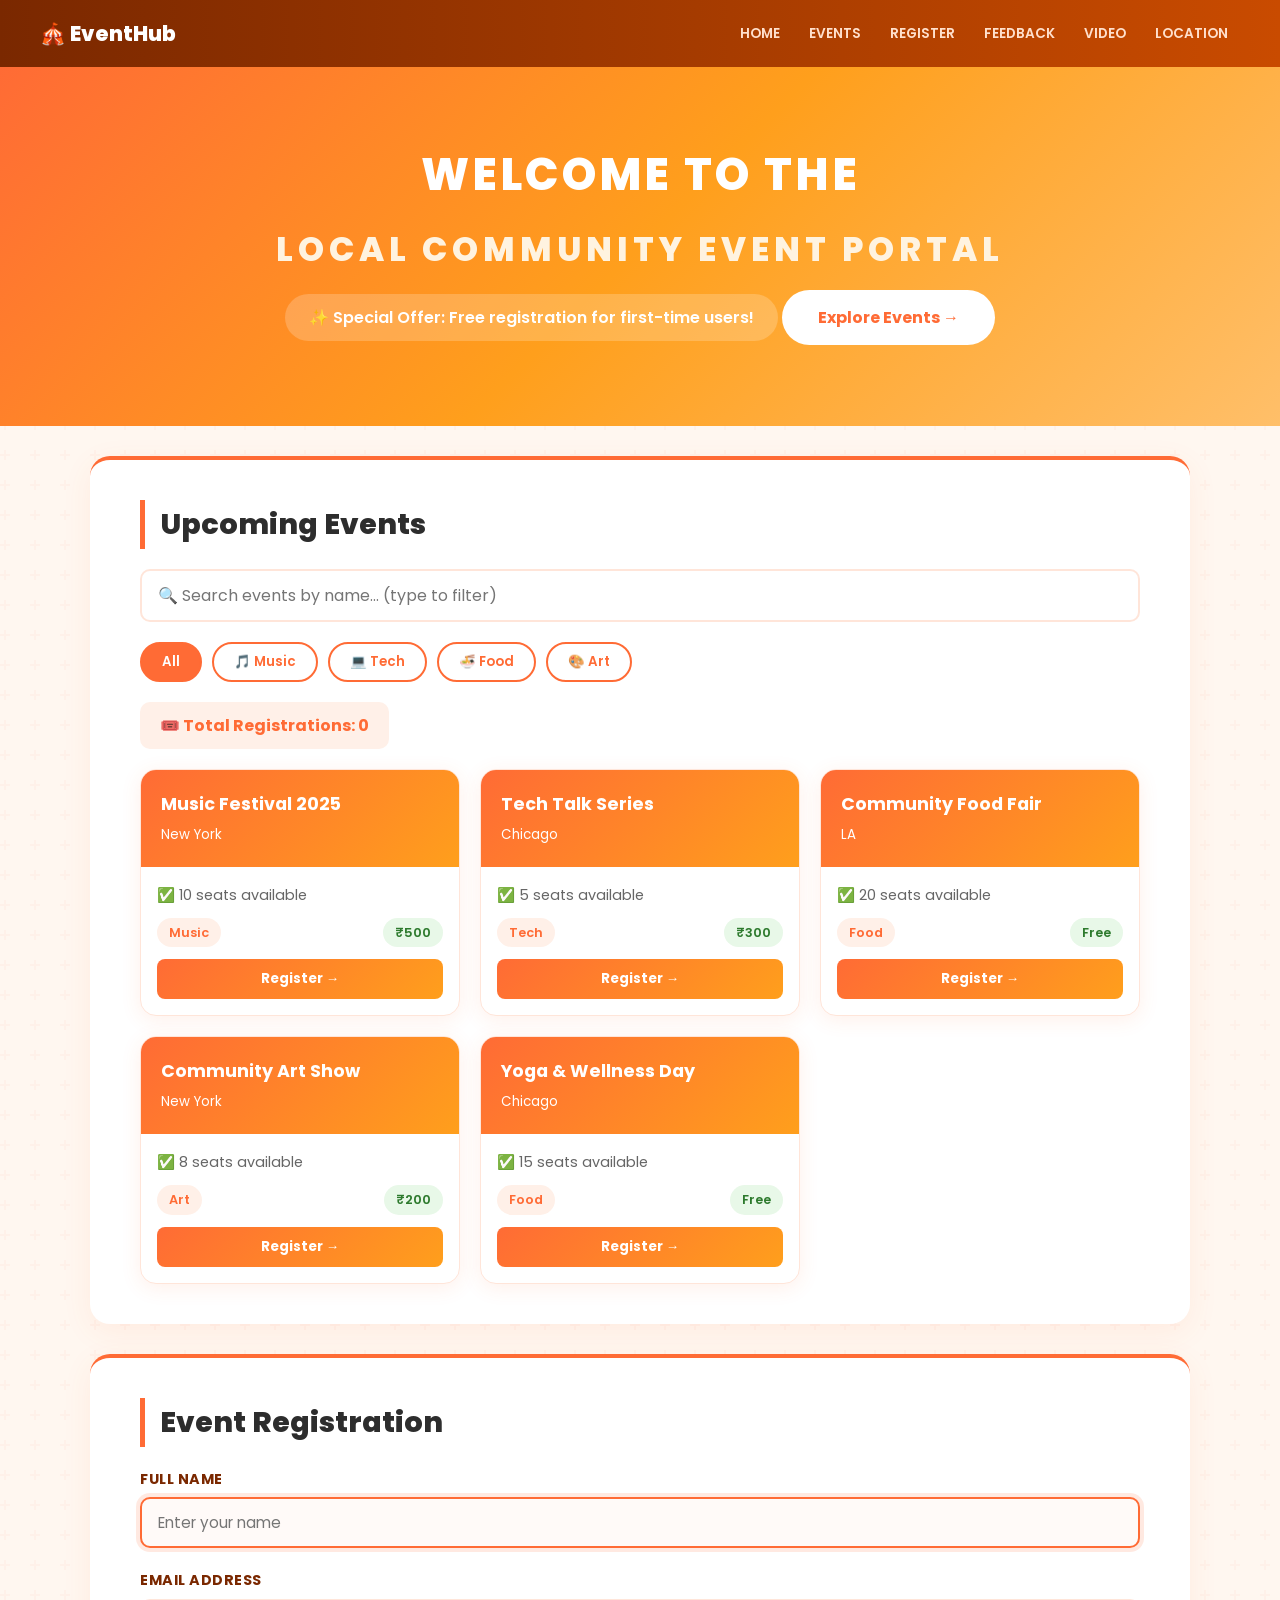
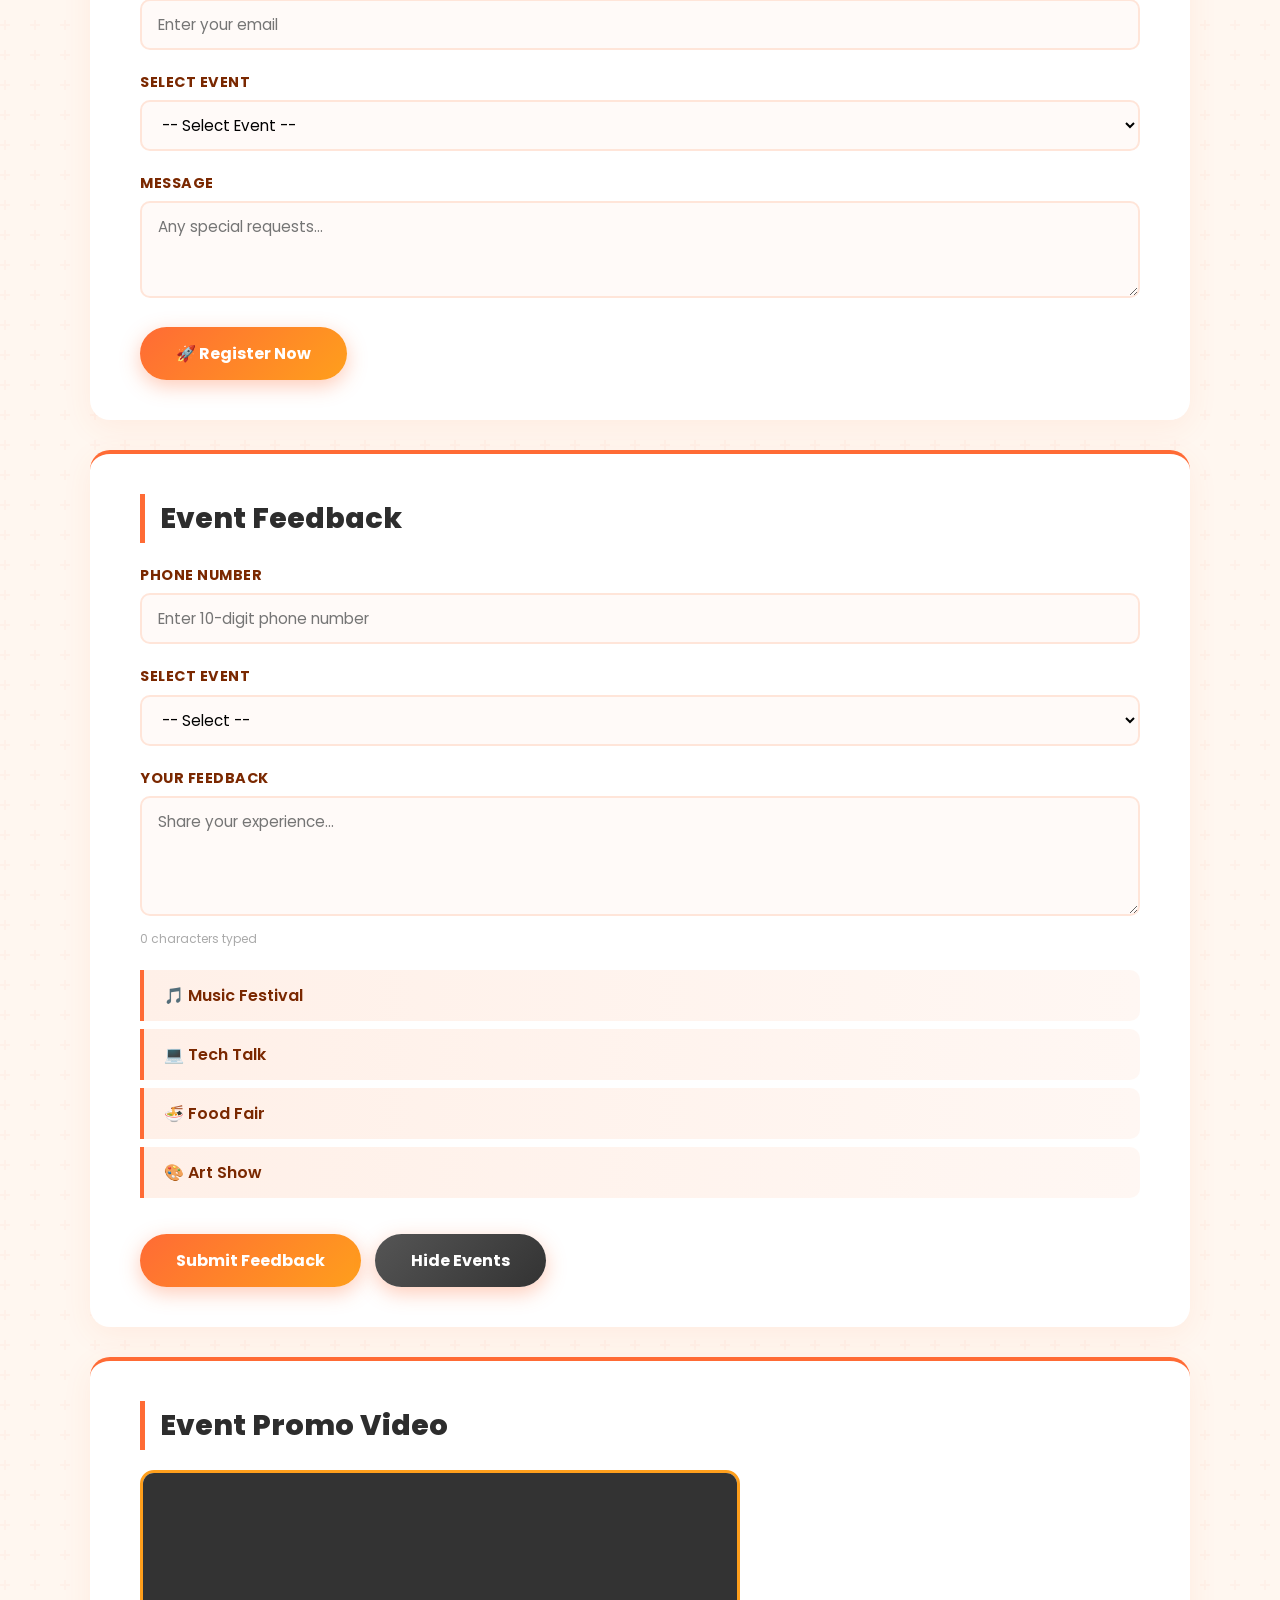
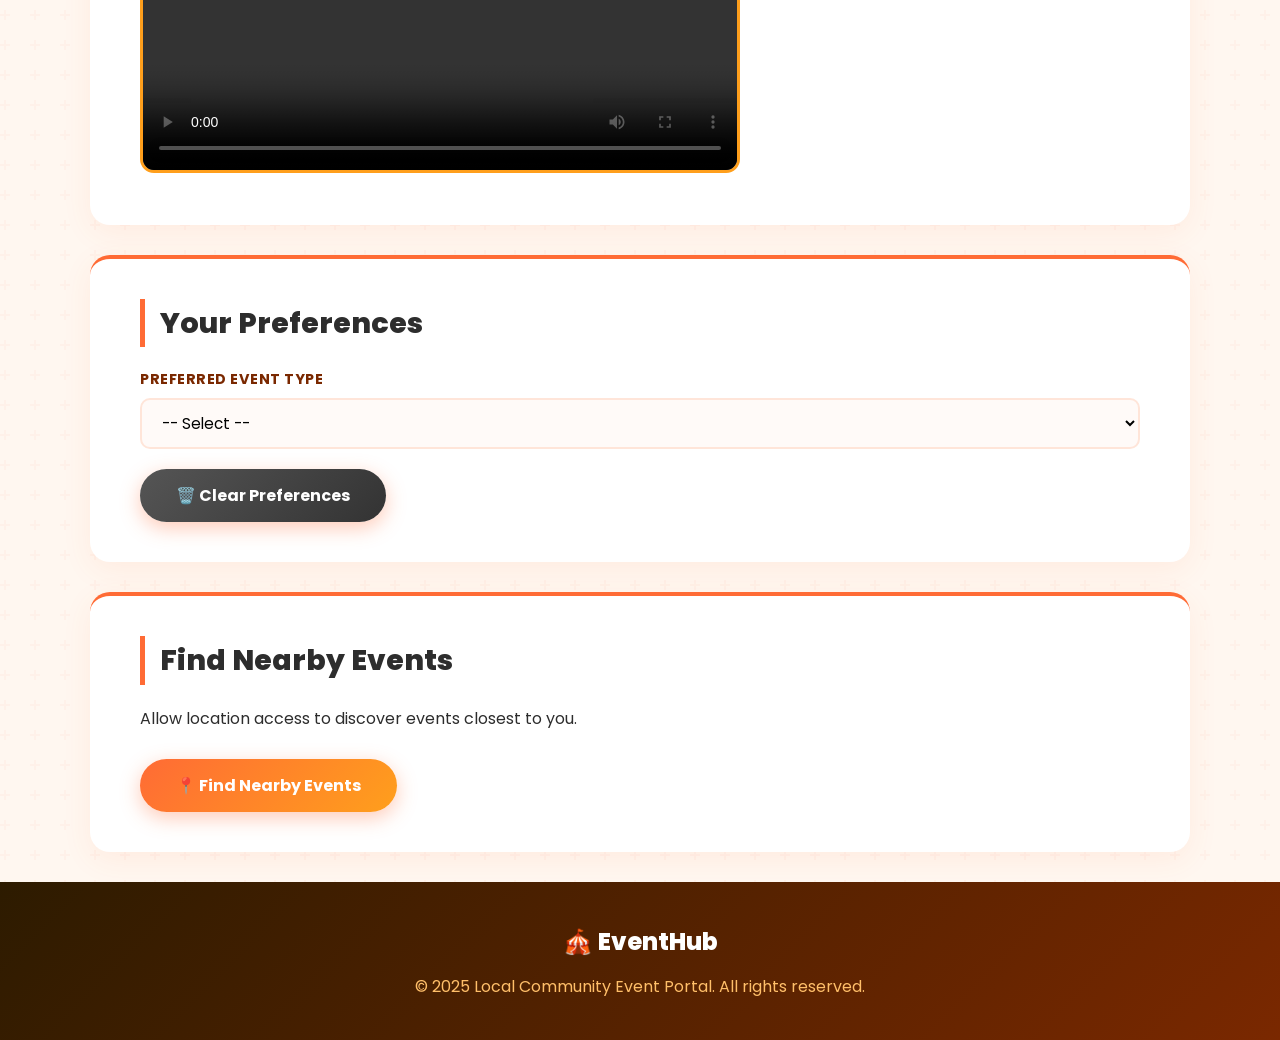
<file: Module 1-JavaScript/index.html>
<!DOCTYPE html>
<html lang="en">
<head>
  <meta charset="UTF-8" />
  <meta name="viewport" content="width=device-width, initial-scale=1.0" />
  <title>Local Community Event Portal</title>
  <link href="https://fonts.googleapis.com/css2?family=Poppins:wght@400;600;700;800&display=swap" rel="stylesheet">
  <!-- Exercise 14: jQuery -->
  <script src="https://code.jquery.com/jquery-3.7.1.min.js"></script>
  <style>
    * { margin: 0; padding: 0; box-sizing: border-box; }
    body { font-family: 'Poppins', sans-serif; background-color: #fff7f0; background-image: url("data:image/svg+xml,%3Csvg width='60' height='60' viewBox='0 0 60 60' xmlns='http://www.w3.org/2000/svg'%3E%3Cg fill='none' fill-rule='evenodd'%3E%3Cg fill='%23ff6b35' fill-opacity='0.04'%3E%3Cpath d='M36 34v-4h-2v4h-4v2h4v4h2v-4h4v-2h-4zm0-30V0h-2v4h-4v2h4v4h2V6h4V4h-4zM6 34v-4H4v4H0v2h4v4h2v-4h4v-2H6zM6 4V0H4v4H0v2h4v4h2V6h4V4H6z'/%3E%3C/g%3E%3C/g%3E%3C/svg%3E"); color: #2d2d2d; line-height: 1.7; }
    nav { background: linear-gradient(90deg, #7a2800, #c94b00, #7a2800); background-size: 200%; padding: 16px 40px; display: flex; justify-content: space-between; align-items: center; position: sticky; top: 0; z-index: 100; }
    .nav-brand { color: white; font-size: 1.3rem; font-weight: 800; }
    .nav-links { display: flex; gap: 5px; flex-wrap: wrap; }
    .nav-links a { color: #ffe0cc; text-decoration: none; padding: 6px 12px; border-radius: 6px; font-weight: 600; font-size: 0.85rem; text-transform: uppercase; transition: all 0.3s; }
    .nav-links a:hover { background: rgba(255,255,255,0.2); color: white; }
    #welcomeBanner { background: linear-gradient(135deg, #ff6b35 0%, #ff9f1c 50%, #ffbf69 100%); color: white; padding: 70px 40px; text-align: center; position: relative; overflow: hidden; }
    #welcomeBanner h1 { font-size: 2.8rem; font-weight: 800; text-transform: uppercase; letter-spacing: 3px; }
    .highlight { color: #fff3e0; display: block; font-size: 0.75em; letter-spacing: 5px; margin-top: 8px; }
    .special-offer { background: rgba(255,255,255,0.2); display: inline-block; padding: 10px 24px; border-radius: 30px; margin: 15px 0; font-weight: 600; }
    .hero-btn { display: inline-block; background: white; color: #ff6b35; padding: 14px 36px; border-radius: 50px; font-weight: 700; text-decoration: none; margin-top: 10px; transition: all 0.3s; }
    .hero-btn:hover { transform: translateY(-3px); box-shadow: 0 12px 30px rgba(0,0,0,0.2); }
    section { max-width: 1100px; margin: 30px auto; background: white; padding: 40px 50px; border-radius: 20px; box-shadow: 0 8px 30px rgba(255,107,53,0.08); border-top: 4px solid #ff6b35; }
    h2 { font-size: 1.8rem; font-weight: 800; border-left: 5px solid #ff6b35; padding-left: 15px; margin-bottom: 20px; }
    .form-group { margin-bottom: 20px; }
    .form-group label { display: block; font-weight: 700; color: #7a2800; margin-bottom: 6px; font-size: 0.9rem; text-transform: uppercase; letter-spacing: 0.5px; }
    .form-group input, .form-group select, .form-group textarea { width: 100%; padding: 12px 16px; border: 2px solid #ffe5d9; border-radius: 10px; font-size: 0.95rem; font-family: 'Poppins', sans-serif; background: #fffaf8; transition: border 0.3s; }
    .form-group input:focus, .form-group select:focus, .form-group textarea:focus { outline: none; border-color: #ff6b35; box-shadow: 0 0 0 4px rgba(255,107,53,0.15); }
    .cta-button { background: linear-gradient(135deg, #ff6b35, #ff9f1c); color: white; border: none; padding: 14px 36px; font-size: 1rem; font-weight: 700; border-radius: 50px; cursor: pointer; font-family: 'Poppins', sans-serif; box-shadow: 0 6px 20px rgba(255,107,53,0.35); transition: all 0.3s; }
    .cta-button:hover { transform: translateY(-3px); }
    .error-msg { color: #cc0000; font-size: 0.82rem; margin-top: 4px; display: none; }
    #confirmOutput { display: none; margin-top: 15px; background: #e8f8e8; color: #2d7a2d; padding: 12px 20px; border-radius: 10px; font-weight: 600; border-left: 4px solid #2d7a2d; }
    #searchBox { width: 100%; padding: 12px 16px; border: 2px solid #ffe5d9; border-radius: 10px; font-size: 1rem; font-family: 'Poppins', sans-serif; margin-bottom: 20px; }
    #searchBox:focus { outline: none; border-color: #ff6b35; }
    #loadingSpinner { display: none; text-align: center; padding: 20px; color: #ff6b35; font-weight: 700; }
    .event-cards-grid { display: grid; grid-template-columns: repeat(auto-fill, minmax(280px, 1fr)); gap: 20px; }
    .event-card { background: white; border-radius: 16px; overflow: hidden; box-shadow: 0 4px 20px rgba(255,107,53,0.1); border: 1px solid #ffe5d9; transition: all 0.3s; }
    .event-card:hover { transform: translateY(-5px); box-shadow: 0 12px 30px rgba(255,107,53,0.2); }
    .event-card-header { background: linear-gradient(135deg, #ff6b35, #ff9f1c); padding: 20px; color: white; }
    .event-card-header h3 { font-size: 1.1rem; font-weight: 700; margin: 0; }
    .event-card-body { padding: 16px; }
    .event-card-body p { color: #666; font-size: 0.9rem; margin-bottom: 10px; }
    .event-meta { display: flex; justify-content: space-between; align-items: center; }
    .event-badge { background: #fff0e8; color: #ff6b35; padding: 4px 12px; border-radius: 20px; font-size: 0.8rem; font-weight: 600; }
    .seats-badge { background: #e8f8e8; color: #2d7a2d; padding: 4px 12px; border-radius: 20px; font-size: 0.8rem; font-weight: 600; }
    .register-btn { width: 100%; margin-top: 12px; padding: 10px; background: linear-gradient(135deg, #ff6b35, #ff9f1c); color: white; border: none; border-radius: 8px; font-weight: 700; cursor: pointer; font-family: 'Poppins', sans-serif; transition: all 0.3s; }
    .register-btn:hover { opacity: 0.9; }
    .register-btn:disabled { background: #ccc; cursor: not-allowed; }
    #totalRegistrations { background: #fff0e8; color: #ff6b35; padding: 10px 20px; border-radius: 10px; font-weight: 700; margin-bottom: 20px; display: inline-block; }
    .filter-bar { display: flex; gap: 10px; flex-wrap: wrap; margin-bottom: 20px; }
    .filter-btn { padding: 8px 20px; border: 2px solid #ff6b35; border-radius: 20px; background: white; color: #ff6b35; font-weight: 600; cursor: pointer; font-family: 'Poppins', sans-serif; transition: all 0.3s; }
    .filter-btn.active, .filter-btn:hover { background: #ff6b35; color: white; }
    .event-list-ul { list-style: none; padding: 0; }
    .event-list-ul li { padding: 12px 20px; margin: 8px 0; background: linear-gradient(90deg, #fff0e8, #fff7f3); border-left: 4px solid #ff6b35; border-radius: 0 10px 10px 0; font-weight: 600; color: #7a2800; transition: all 0.2s; }
    .event-list-ul li:hover { transform: translateX(5px); }
    #charCount { font-size: 12px; color: #aaa; margin-top: 5px; }
    #feeDisplay { color: #ff6b35; font-weight: 700; margin-top: 8px; }
    #locationResult { margin-top: 15px; background: #fff0e8; color: #7a2800; padding: 12px 20px; border-radius: 10px; font-weight: 600; display: none; }
    video { width: 100%; max-width: 600px; border-radius: 14px; border: 3px solid #ff9f1c; display: block; }
    #videoMsg { color: #2d7a2d; font-weight: 700; margin-top: 12px; }
    footer { background: linear-gradient(135deg, #2d1b00, #7a2800); color: white; padding: 40px 20px; text-align: center; }
    footer p { color: #ffbf69; }
    .footer-brand { font-size: 1.5rem; font-weight: 800; color: white; margin-bottom: 10px; }
    @media (max-width: 768px) {
      nav { flex-direction: column; gap: 12px; padding: 16px 20px; }
      #welcomeBanner h1 { font-size: 1.6rem; }
      section { padding: 25px 20px; margin: 15px 10px; }
    }
  </style>
</head>
<body>

  <!-- Exercise 1: script src in HTML -->
  <script src="main.js" defer></script>

  <nav>
    <div class="nav-brand">🎪 EventHub</div>
    <div class="nav-links">
      <a href="#home">Home</a>
      <a href="#events">Events</a>
      <a href="#register">Register</a>
      <a href="#feedback">Feedback</a>
      <a href="#video">Video</a>
      <a href="#location">Location</a>
    </div>
  </nav>

  <div id="welcomeBanner">
    <h1>Welcome to the <span class="highlight">Local Community Event Portal</span></h1>
    <p class="special-offer">✨ Special Offer: Free registration for first-time users!</p>
    <a href="#events" class="hero-btn">Explore Events →</a>
  </div>

  <!-- Exercise 7 & 8: DOM + Event Handling — Events Section -->
  <section id="events">
    <h2>Upcoming Events</h2>

    <!-- Exercise 8: keydown quick search -->
    <input type="text" id="searchBox" placeholder="🔍 Search events by name... (type to filter)" />

    <!-- Exercise 8: Filter buttons onchange equivalent -->
    <div class="filter-bar">
      <button class="filter-btn active" onclick="filterEvents('All')">All</button>
      <button class="filter-btn" onclick="filterEvents('Music')">🎵 Music</button>
      <button class="filter-btn" onclick="filterEvents('Tech')">💻 Tech</button>
      <button class="filter-btn" onclick="filterEvents('Food')">🍜 Food</button>
      <button class="filter-btn" onclick="filterEvents('Art')">🎨 Art</button>
    </div>

    <div id="totalRegistrations">🎟️ Total Registrations: 0</div>
    <div id="loadingSpinner">⏳ Loading events...</div>
    <div id="eventCardsGrid" class="event-cards-grid"></div>
  </section>

  <!-- Exercise 11: Forms -->
  <section id="register">
    <h2>Event Registration</h2>
    <form id="registrationForm">
      <div class="form-group">
        <label>Full Name</label>
        <input type="text" id="regName" placeholder="Enter your name" autofocus />
        <span class="error-msg" id="nameError">⚠️ Name is required</span>
      </div>
      <div class="form-group">
        <label>Email Address</label>
        <input type="email" id="regEmail" placeholder="Enter your email" />
        <span class="error-msg" id="emailError">⚠️ Valid email is required</span>
      </div>
      <div class="form-group">
        <label>Select Event</label>
        <select id="regEvent">
          <option value="">-- Select Event --</option>
          <option value="Music">🎵 Music Festival — ₹500</option>
          <option value="Tech">💻 Tech Talk — ₹300</option>
          <option value="Food">🍜 Food Fair — Free</option>
          <option value="Art">🎨 Art Show — ₹200</option>
        </select>
        <span class="error-msg" id="eventError">⚠️ Please select an event</span>
      </div>
      <div class="form-group">
        <label>Message</label>
        <textarea id="regMessage" placeholder="Any special requests..." rows="3"></textarea>
      </div>
      <button type="button" class="cta-button" id="registerBtn">🚀 Register Now</button>
      <div id="confirmOutput">🎉 Thank you! You have successfully registered.</div>
    </form>
  </section>

  <!-- Exercise 8 & 12: Feedback + Fetch API -->
  <section id="feedback">
    <h2>Event Feedback</h2>
    <div class="form-group">
      <label>Phone Number</label>
      <input type="text" id="phone" placeholder="Enter 10-digit phone number" />
    </div>
    <div class="form-group">
      <label>Select Event</label>
      <select id="feedbackEventSelect">
        <option value="">-- Select --</option>
        <option value="Music">🎵 Music Festival</option>
        <option value="Tech">💻 Tech Talk</option>
        <option value="Food">🍜 Food Fair</option>
      </select>
      <p id="feeDisplay"></p>
    </div>
    <div class="form-group">
      <label>Your Feedback</label>
      <textarea id="feedbackText" placeholder="Share your experience..." rows="4"></textarea>
      <p id="charCount">0 characters typed</p>
    </div>

    <ul class="event-list-ul" id="eventList">
      <li>🎵 Music Festival</li>
      <li>💻 Tech Talk</li>
      <li>🍜 Food Fair</li>
      <li>🎨 Art Show</li>
    </ul>

    <br/>
    <!-- Exercise 14: jQuery buttons -->
    <button class="cta-button" id="submitFeedbackBtn">Submit Feedback</button>
    <button class="cta-button" id="toggleCardsBtn" style="margin-left:10px; background: linear-gradient(135deg,#555,#333);">Hide Events</button>
  </section>

  <!-- Video -->
  <section id="video">
    <h2>Event Promo Video</h2>
    <video controls id="promoVideo">
      <source src="https://www.w3schools.com/html/mov_bbb.mp4" type="video/mp4" />
    </video>
    <p id="videoMsg"></p>
  </section>

  <!-- Preferences -->
  <section id="preferences">
    <h2>Your Preferences</h2>
    <div class="form-group">
      <label>Preferred Event Type</label>
      <select id="prefEvent">
        <option value="">-- Select --</option>
        <option value="Music">🎵 Music</option>
        <option value="Tech">💻 Tech</option>
        <option value="Food">🍜 Food</option>
      </select>
    </div>
    <p id="prefMsg"></p>
    <button class="cta-button" id="clearPrefBtn" style="background: linear-gradient(135deg,#555,#333);">🗑️ Clear Preferences</button>
  </section>

  <!-- Geolocation -->
  <section id="location">
    <h2>Find Nearby Events</h2>
    <p>Allow location access to discover events closest to you.</p>
    <br/>
    <button class="cta-button" id="locationBtn">📍 Find Nearby Events</button>
    <div id="locationResult"></div>
  </section>

  <footer>
    <p class="footer-brand">🎪 EventHub</p>
    <p>© 2025 Local Community Event Portal. All rights reserved.</p>
  </footer>

</body>
</html>
</file>
